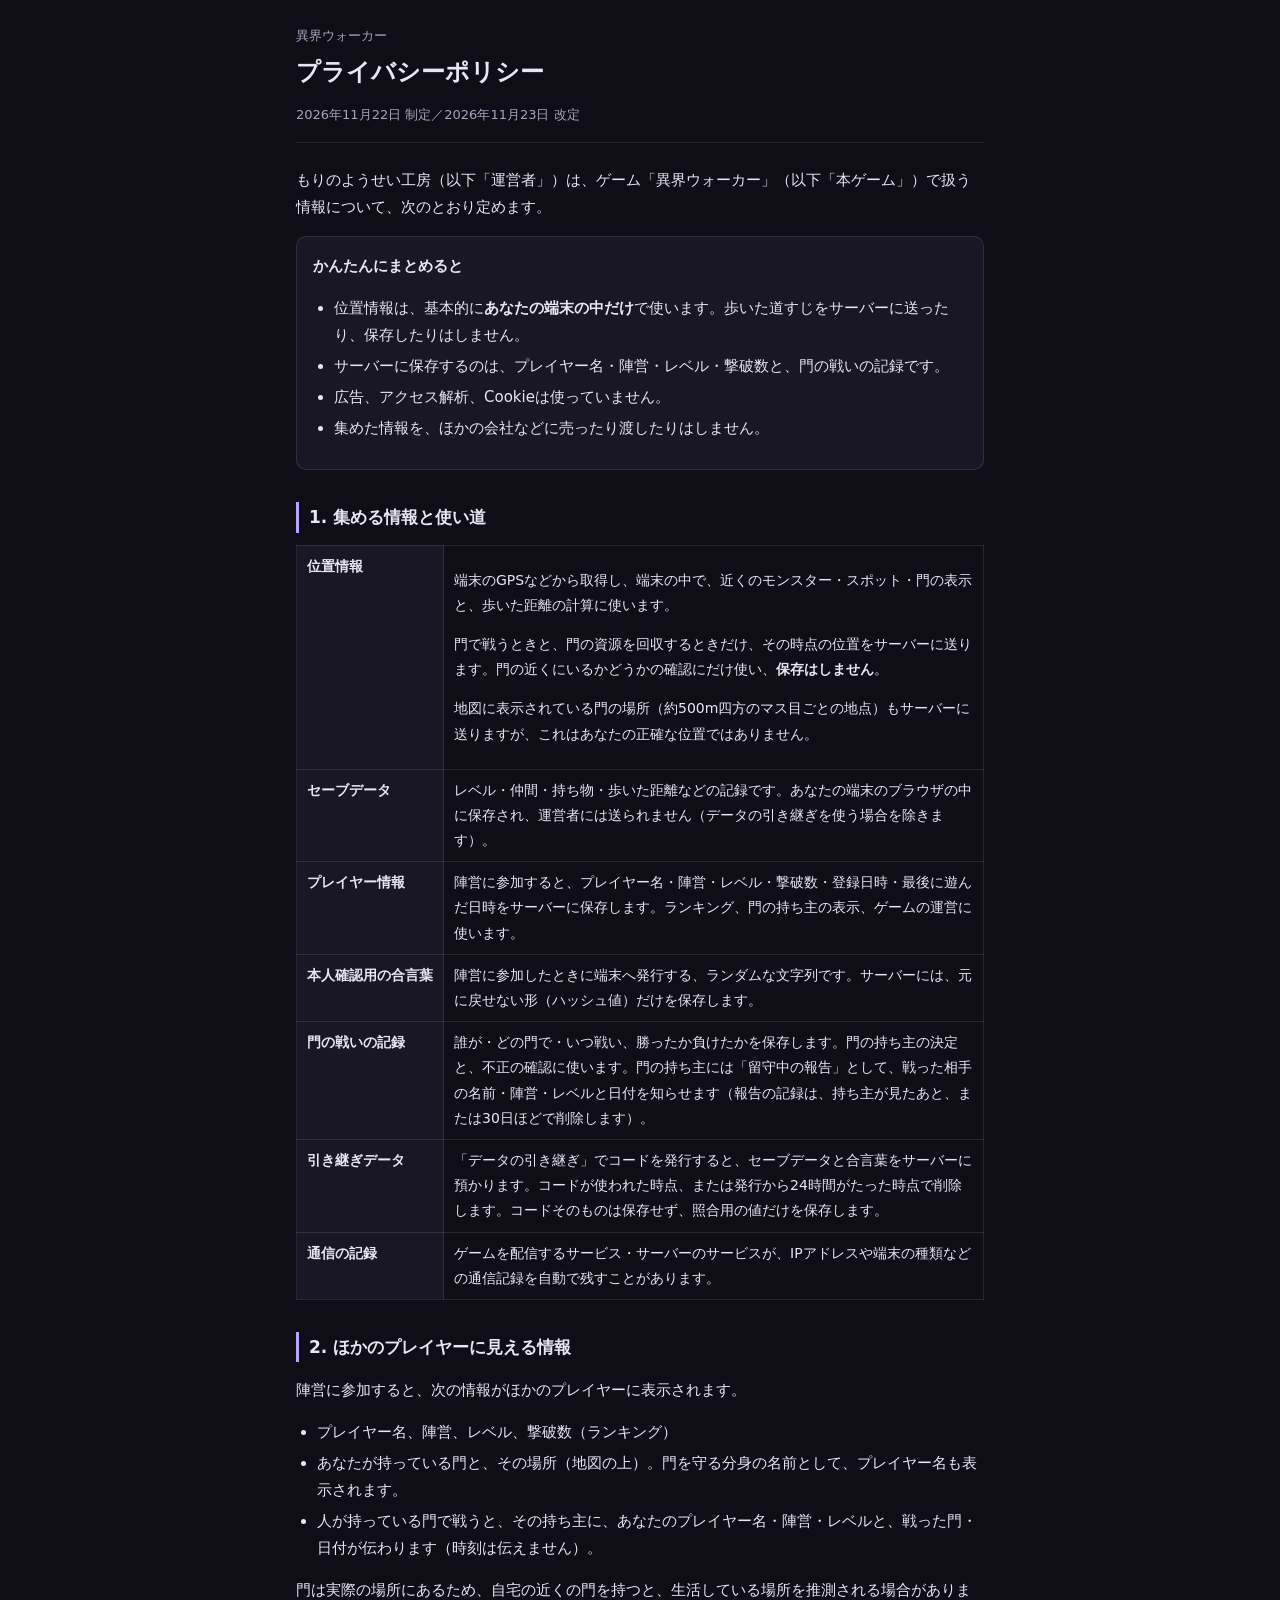
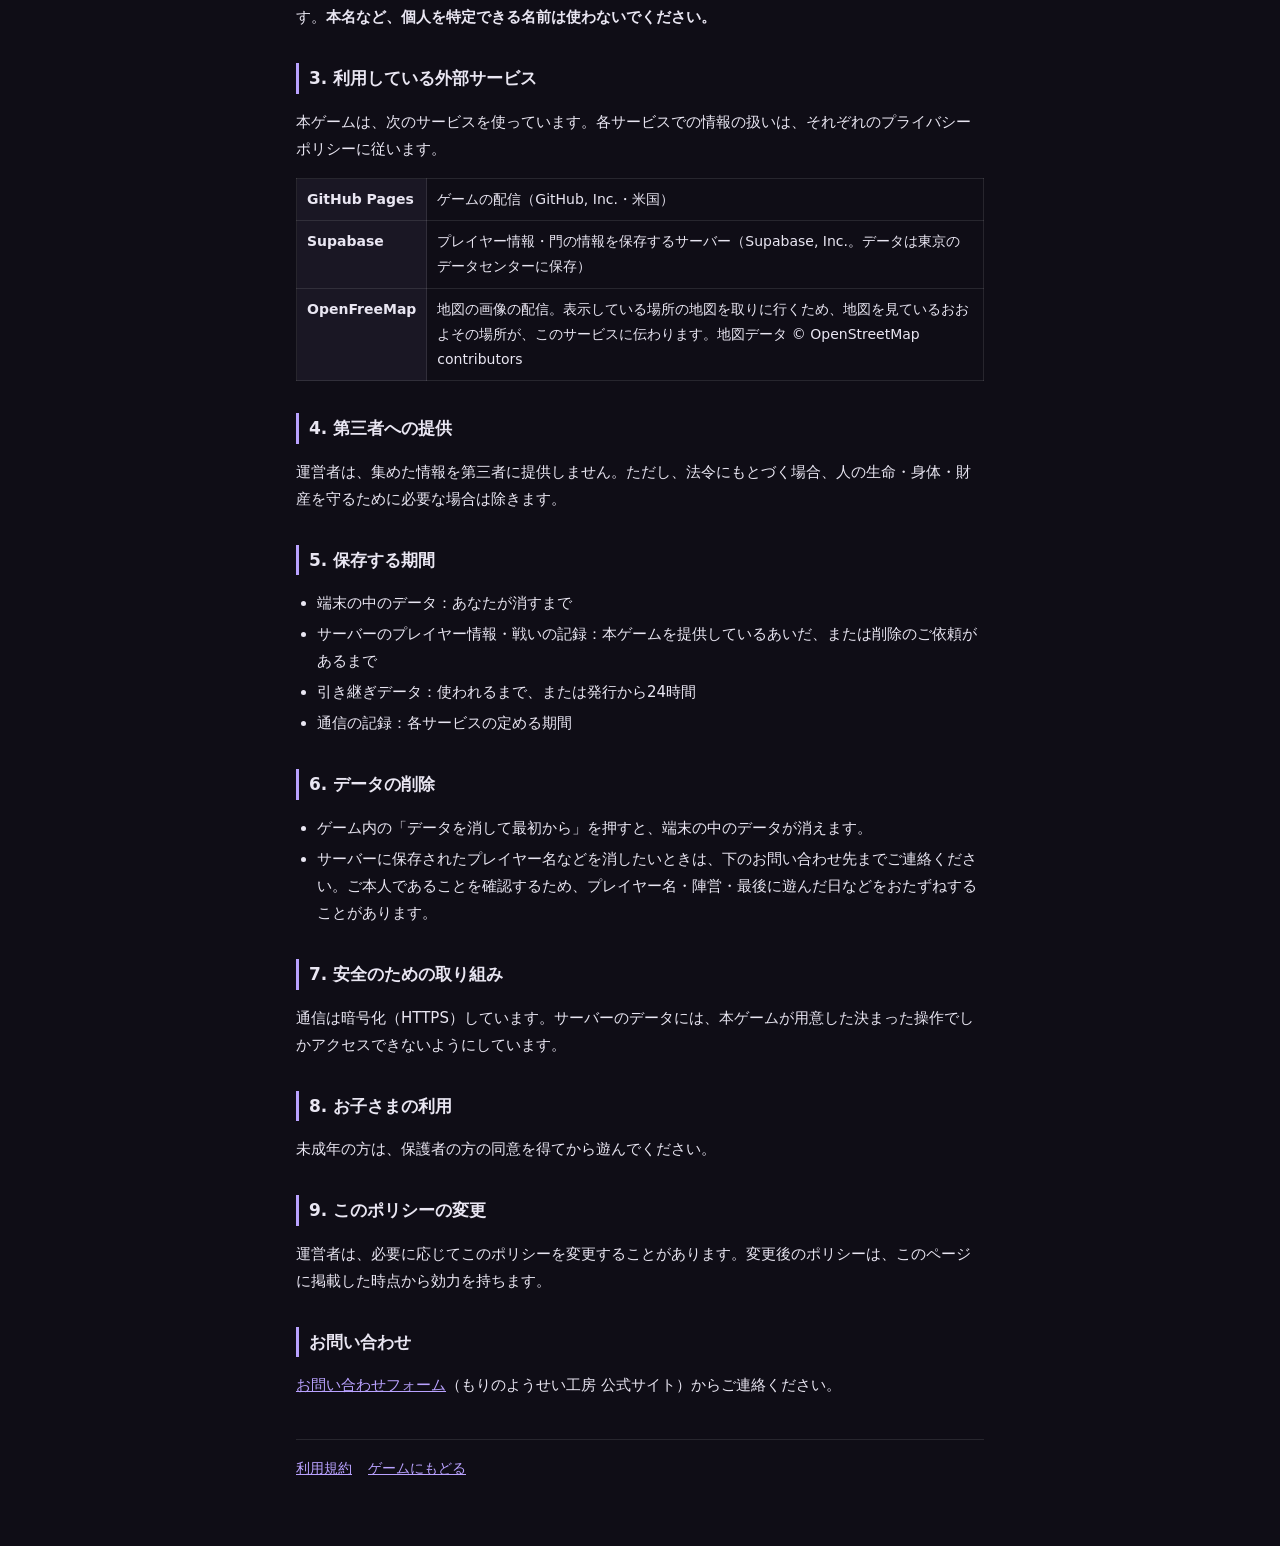
<file: privacy.html>
<!doctype html>
<html lang="ja">
<head>
<meta charset="utf-8" />
<meta name="viewport" content="width=device-width, initial-scale=1" />
<title>プライバシーポリシー｜異界ウォーカー</title>
<link rel="stylesheet" href="legal.css" />
</head>
<body>
<main>
<header>
  <p class="game">異界ウォーカー</p>
  <h1>プライバシーポリシー</h1>
  <p class="date">2026年11月22日 制定／2026年11月23日 改定</p>
</header>

<p>もりのようせい工房（以下「運営者」）は、ゲーム「異界ウォーカー」（以下「本ゲーム」）で扱う情報について、次のとおり定めます。</p>

<div class="box">
  <p><b>かんたんにまとめると</b></p>
  <ul>
    <li>位置情報は、基本的に<b>あなたの端末の中だけ</b>で使います。歩いた道すじをサーバーに送ったり、保存したりはしません。</li>
    <li>サーバーに保存するのは、プレイヤー名・陣営・レベル・撃破数と、門の戦いの記録です。</li>
    <li>広告、アクセス解析、Cookieは使っていません。</li>
    <li>集めた情報を、ほかの会社などに売ったり渡したりはしません。</li>
  </ul>
</div>

<h2>1. 集める情報と使い道</h2>
<table>
  <tr><th>位置情報</th><td>
    <p>端末のGPSなどから取得し、端末の中で、近くのモンスター・スポット・門の表示と、歩いた距離の計算に使います。</p>
    <p>門で戦うときと、門の資源を回収するときだけ、その時点の位置をサーバーに送ります。門の近くにいるかどうかの確認にだけ使い、<b>保存はしません</b>。</p>
    <p>地図に表示されている門の場所（約500m四方のマス目ごとの地点）もサーバーに送りますが、これはあなたの正確な位置ではありません。</p>
  </td></tr>
  <tr><th>セーブデータ</th><td>レベル・仲間・持ち物・歩いた距離などの記録です。あなたの端末のブラウザの中に保存され、運営者には送られません（データの引き継ぎを使う場合を除きます）。</td></tr>
  <tr><th>プレイヤー情報</th><td>陣営に参加すると、プレイヤー名・陣営・レベル・撃破数・登録日時・最後に遊んだ日時をサーバーに保存します。ランキング、門の持ち主の表示、ゲームの運営に使います。</td></tr>
  <tr><th>本人確認用の合言葉</th><td>陣営に参加したときに端末へ発行する、ランダムな文字列です。サーバーには、元に戻せない形（ハッシュ値）だけを保存します。</td></tr>
  <tr><th>門の戦いの記録</th><td>誰が・どの門で・いつ戦い、勝ったか負けたかを保存します。門の持ち主の決定と、不正の確認に使います。門の持ち主には「留守中の報告」として、戦った相手の名前・陣営・レベルと日付を知らせます（報告の記録は、持ち主が見たあと、または30日ほどで削除します）。</td></tr>
  <tr><th>引き継ぎデータ</th><td>「データの引き継ぎ」でコードを発行すると、セーブデータと合言葉をサーバーに預かります。コードが使われた時点、または発行から24時間がたった時点で削除します。コードそのものは保存せず、照合用の値だけを保存します。</td></tr>
  <tr><th>通信の記録</th><td>ゲームを配信するサービス・サーバーのサービスが、IPアドレスや端末の種類などの通信記録を自動で残すことがあります。</td></tr>
</table>

<h2>2. ほかのプレイヤーに見える情報</h2>
<p>陣営に参加すると、次の情報がほかのプレイヤーに表示されます。</p>
<ul>
  <li>プレイヤー名、陣営、レベル、撃破数（ランキング）</li>
  <li>あなたが持っている門と、その場所（地図の上）。門を守る分身の名前として、プレイヤー名も表示されます。</li>
  <li>人が持っている門で戦うと、その持ち主に、あなたのプレイヤー名・陣営・レベルと、戦った門・日付が伝わります（時刻は伝えません）。</li>
</ul>
<p>門は実際の場所にあるため、自宅の近くの門を持つと、生活している場所を推測される場合があります。<b>本名など、個人を特定できる名前は使わないでください。</b></p>

<h2>3. 利用している外部サービス</h2>
<p>本ゲームは、次のサービスを使っています。各サービスでの情報の扱いは、それぞれのプライバシーポリシーに従います。</p>
<table>
  <tr><th>GitHub Pages</th><td>ゲームの配信（GitHub, Inc.・米国）</td></tr>
  <tr><th>Supabase</th><td>プレイヤー情報・門の情報を保存するサーバー（Supabase, Inc.。データは東京のデータセンターに保存）</td></tr>
  <tr><th>OpenFreeMap</th><td>地図の画像の配信。表示している場所の地図を取りに行くため、地図を見ているおおよその場所が、このサービスに伝わります。地図データ © OpenStreetMap contributors</td></tr>
</table>

<h2>4. 第三者への提供</h2>
<p>運営者は、集めた情報を第三者に提供しません。ただし、法令にもとづく場合、人の生命・身体・財産を守るために必要な場合は除きます。</p>

<h2>5. 保存する期間</h2>
<ul>
  <li>端末の中のデータ：あなたが消すまで</li>
  <li>サーバーのプレイヤー情報・戦いの記録：本ゲームを提供しているあいだ、または削除のご依頼があるまで</li>
  <li>引き継ぎデータ：使われるまで、または発行から24時間</li>
  <li>通信の記録：各サービスの定める期間</li>
</ul>

<h2>6. データの削除</h2>
<ul>
  <li>ゲーム内の「データを消して最初から」を押すと、端末の中のデータが消えます。</li>
  <li>サーバーに保存されたプレイヤー名などを消したいときは、下のお問い合わせ先までご連絡ください。ご本人であることを確認するため、プレイヤー名・陣営・最後に遊んだ日などをおたずねすることがあります。</li>
</ul>

<h2>7. 安全のための取り組み</h2>
<p>通信は暗号化（HTTPS）しています。サーバーのデータには、本ゲームが用意した決まった操作でしかアクセスできないようにしています。</p>

<h2>8. お子さまの利用</h2>
<p>未成年の方は、保護者の方の同意を得てから遊んでください。</p>

<h2>9. このポリシーの変更</h2>
<p>運営者は、必要に応じてこのポリシーを変更することがあります。変更後のポリシーは、このページに掲載した時点から効力を持ちます。</p>

<h2>お問い合わせ</h2>
<p id="contact"><a href="https://morino-yosei.github.io/site/contact.html" target="_blank" rel="noopener">お問い合わせフォーム</a>（もりのようせい工房 公式サイト）からご連絡ください。</p>

<nav>
  <a href="terms.html">利用規約</a>
  <a href="./">ゲームにもどる</a>
</nav>
</main>
</body>
</html>
</file>
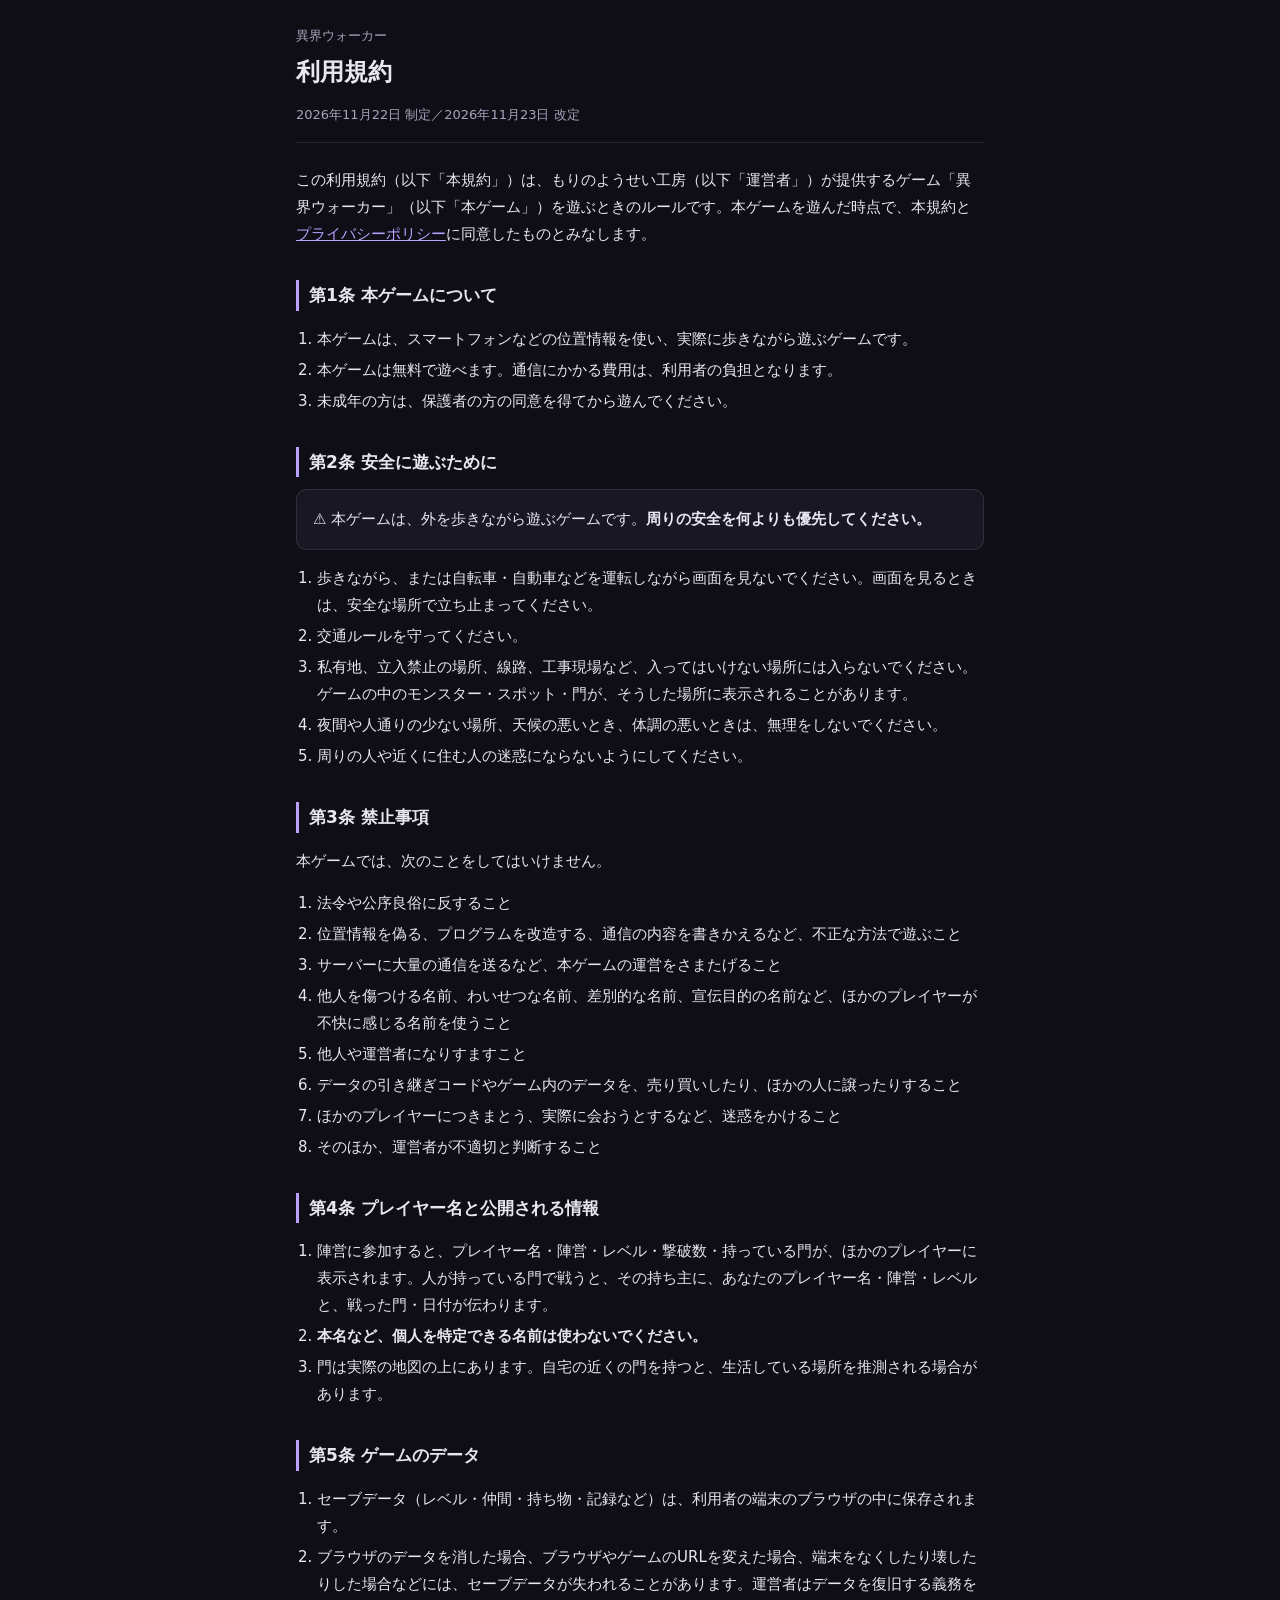
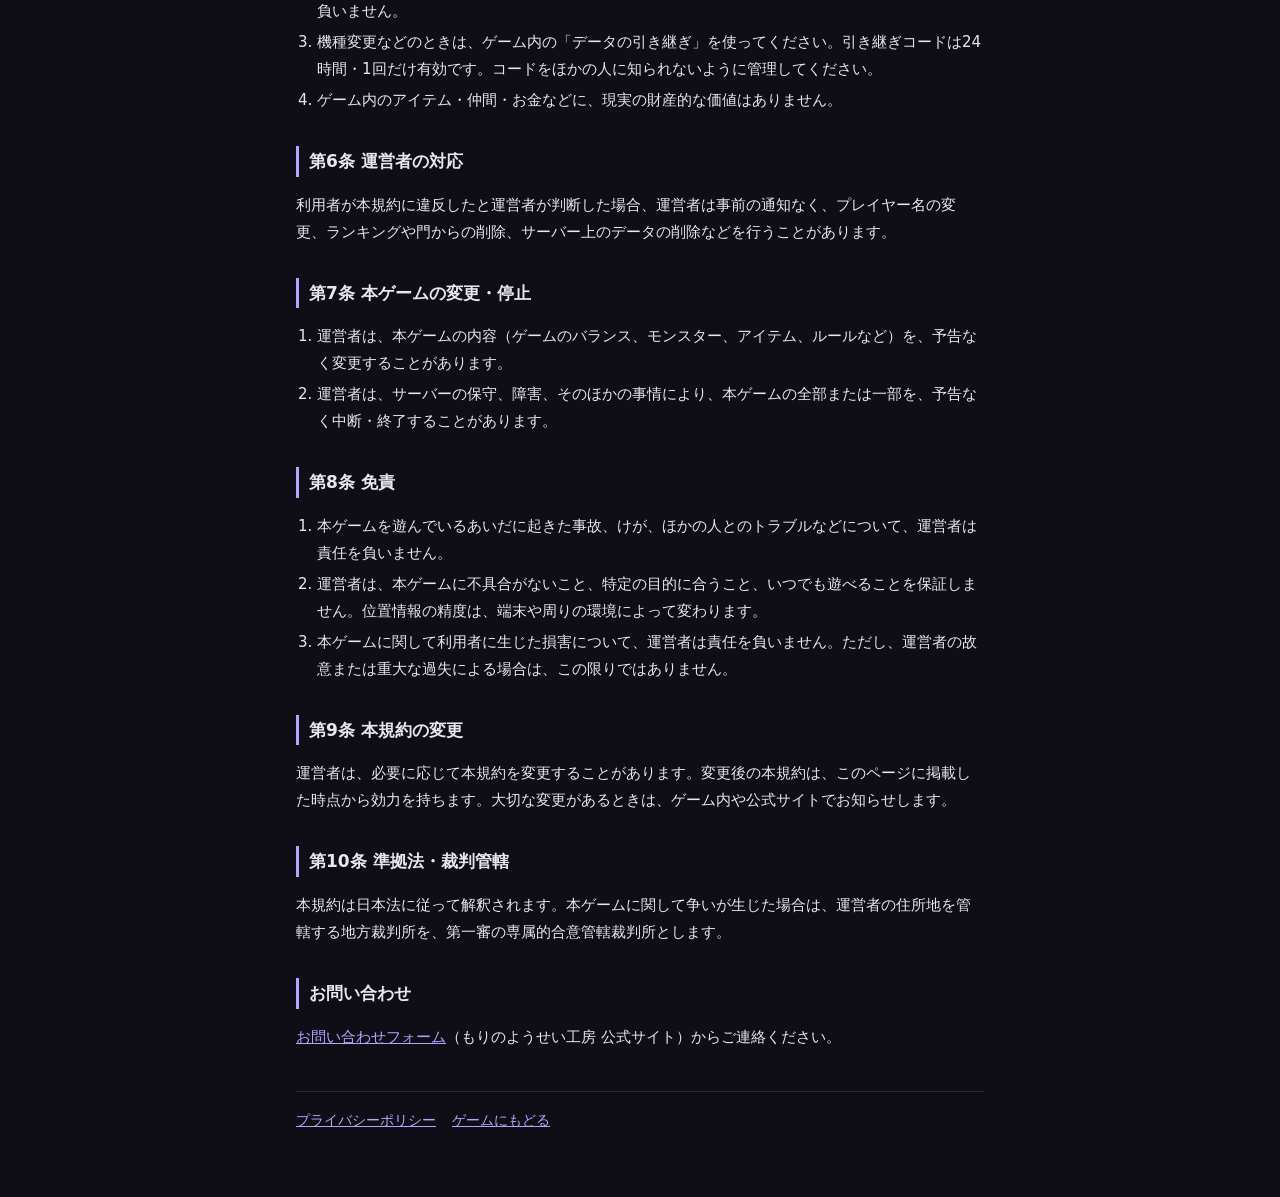
<file: terms.html>
<!doctype html>
<html lang="ja">
<head>
<meta charset="utf-8" />
<meta name="viewport" content="width=device-width, initial-scale=1" />
<title>利用規約｜異界ウォーカー</title>
<link rel="stylesheet" href="legal.css" />
</head>
<body>
<main>
<header>
  <p class="game">異界ウォーカー</p>
  <h1>利用規約</h1>
  <p class="date">2026年11月22日 制定／2026年11月23日 改定</p>
</header>

<p>この利用規約（以下「本規約」）は、もりのようせい工房（以下「運営者」）が提供するゲーム「異界ウォーカー」（以下「本ゲーム」）を遊ぶときのルールです。本ゲームを遊んだ時点で、本規約と<a href="privacy.html">プライバシーポリシー</a>に同意したものとみなします。</p>

<h2>第1条 本ゲームについて</h2>
<ol>
  <li>本ゲームは、スマートフォンなどの位置情報を使い、実際に歩きながら遊ぶゲームです。</li>
  <li>本ゲームは無料で遊べます。通信にかかる費用は、利用者の負担となります。</li>
  <li>未成年の方は、保護者の方の同意を得てから遊んでください。</li>
</ol>

<h2>第2条 安全に遊ぶために</h2>
<div class="box"><p>⚠ 本ゲームは、外を歩きながら遊ぶゲームです。<b>周りの安全を何よりも優先してください。</b></p></div>
<ol>
  <li>歩きながら、または自転車・自動車などを運転しながら画面を見ないでください。画面を見るときは、安全な場所で立ち止まってください。</li>
  <li>交通ルールを守ってください。</li>
  <li>私有地、立入禁止の場所、線路、工事現場など、入ってはいけない場所には入らないでください。ゲームの中のモンスター・スポット・門が、そうした場所に表示されることがあります。</li>
  <li>夜間や人通りの少ない場所、天候の悪いとき、体調の悪いときは、無理をしないでください。</li>
  <li>周りの人や近くに住む人の迷惑にならないようにしてください。</li>
</ol>

<h2>第3条 禁止事項</h2>
<p>本ゲームでは、次のことをしてはいけません。</p>
<ol>
  <li>法令や公序良俗に反すること</li>
  <li>位置情報を偽る、プログラムを改造する、通信の内容を書きかえるなど、不正な方法で遊ぶこと</li>
  <li>サーバーに大量の通信を送るなど、本ゲームの運営をさまたげること</li>
  <li>他人を傷つける名前、わいせつな名前、差別的な名前、宣伝目的の名前など、ほかのプレイヤーが不快に感じる名前を使うこと</li>
  <li>他人や運営者になりすますこと</li>
  <li>データの引き継ぎコードやゲーム内のデータを、売り買いしたり、ほかの人に譲ったりすること</li>
  <li>ほかのプレイヤーにつきまとう、実際に会おうとするなど、迷惑をかけること</li>
  <li>そのほか、運営者が不適切と判断すること</li>
</ol>

<h2>第4条 プレイヤー名と公開される情報</h2>
<ol>
  <li>陣営に参加すると、プレイヤー名・陣営・レベル・撃破数・持っている門が、ほかのプレイヤーに表示されます。人が持っている門で戦うと、その持ち主に、あなたのプレイヤー名・陣営・レベルと、戦った門・日付が伝わります。</li>
  <li><b>本名など、個人を特定できる名前は使わないでください。</b></li>
  <li>門は実際の地図の上にあります。自宅の近くの門を持つと、生活している場所を推測される場合があります。</li>
</ol>

<h2>第5条 ゲームのデータ</h2>
<ol>
  <li>セーブデータ（レベル・仲間・持ち物・記録など）は、利用者の端末のブラウザの中に保存されます。</li>
  <li>ブラウザのデータを消した場合、ブラウザやゲームのURLを変えた場合、端末をなくしたり壊したりした場合などには、セーブデータが失われることがあります。運営者はデータを復旧する義務を負いません。</li>
  <li>機種変更などのときは、ゲーム内の「データの引き継ぎ」を使ってください。引き継ぎコードは24時間・1回だけ有効です。コードをほかの人に知られないように管理してください。</li>
  <li>ゲーム内のアイテム・仲間・お金などに、現実の財産的な価値はありません。</li>
</ol>

<h2>第6条 運営者の対応</h2>
<p>利用者が本規約に違反したと運営者が判断した場合、運営者は事前の通知なく、プレイヤー名の変更、ランキングや門からの削除、サーバー上のデータの削除などを行うことがあります。</p>

<h2>第7条 本ゲームの変更・停止</h2>
<ol>
  <li>運営者は、本ゲームの内容（ゲームのバランス、モンスター、アイテム、ルールなど）を、予告なく変更することがあります。</li>
  <li>運営者は、サーバーの保守、障害、そのほかの事情により、本ゲームの全部または一部を、予告なく中断・終了することがあります。</li>
</ol>

<h2>第8条 免責</h2>
<ol>
  <li>本ゲームを遊んでいるあいだに起きた事故、けが、ほかの人とのトラブルなどについて、運営者は責任を負いません。</li>
  <li>運営者は、本ゲームに不具合がないこと、特定の目的に合うこと、いつでも遊べることを保証しません。位置情報の精度は、端末や周りの環境によって変わります。</li>
  <li>本ゲームに関して利用者に生じた損害について、運営者は責任を負いません。ただし、運営者の故意または重大な過失による場合は、この限りではありません。</li>
</ol>

<h2>第9条 本規約の変更</h2>
<p>運営者は、必要に応じて本規約を変更することがあります。変更後の本規約は、このページに掲載した時点から効力を持ちます。大切な変更があるときは、ゲーム内や公式サイトでお知らせします。</p>

<h2>第10条 準拠法・裁判管轄</h2>
<p>本規約は日本法に従って解釈されます。本ゲームに関して争いが生じた場合は、運営者の住所地を管轄する地方裁判所を、第一審の専属的合意管轄裁判所とします。</p>

<h2>お問い合わせ</h2>
<p id="contact"><a href="https://morino-yosei.github.io/site/contact.html" target="_blank" rel="noopener">お問い合わせフォーム</a>（もりのようせい工房 公式サイト）からご連絡ください。</p>

<nav>
  <a href="privacy.html">プライバシーポリシー</a>
  <a href="./">ゲームにもどる</a>
</nav>
</main>
</body>
</html>
</file>
<file: legal.css>
/* 利用規約・プライバシーポリシーのページ */
:root {
  color-scheme: dark;
  --bg: #0f0d16;
  --card: #1a1724;
  --line: rgba(255, 255, 255, 0.1);
  --text: #e9e6f2;
  --dim: #a9a3bb;
  --accent: #b9a2ff;
}
* { box-sizing: border-box; }
body {
  margin: 0;
  background: var(--bg);
  color: var(--text);
  font: 15px/1.8 system-ui, -apple-system, 'Hiragino Sans', 'Noto Sans JP', 'Yu Gothic UI', sans-serif;
}
main { max-width: 720px; margin: 0 auto; padding: 24px 16px 64px; }
header { border-bottom: 1px solid var(--line); margin-bottom: 24px; padding-bottom: 16px; }
.game { color: var(--dim); font-size: 13px; margin: 0; }
h1 { font-size: 24px; margin: 4px 0 8px; }
.date { color: var(--dim); font-size: 13px; margin: 0; }
h2 { font-size: 17px; margin: 32px 0 8px; padding-left: 10px; border-left: 3px solid var(--accent); }
p, li { overflow-wrap: anywhere; }
ul, ol { padding-left: 1.4em; }
li { margin: 4px 0; }
.box { background: var(--card); border: 1px solid var(--line); border-radius: 10px; padding: 12px 16px; margin: 12px 0; }
.box p { margin: 4px 0; }
table { width: 100%; border-collapse: collapse; margin: 12px 0; font-size: 14px; }
th, td { border: 1px solid var(--line); padding: 8px 10px; text-align: left; vertical-align: top; }
th { background: var(--card); white-space: nowrap; }
a { color: var(--accent); }
nav { display: flex; flex-wrap: wrap; gap: 8px 16px; margin-top: 40px; padding-top: 16px; border-top: 1px solid var(--line); font-size: 14px; }
@media (max-width: 480px) {
  table, tbody, tr, th, td { display: block; }
  th { border-bottom: none; }
  tr { margin-bottom: 8px; }
}
</file>
